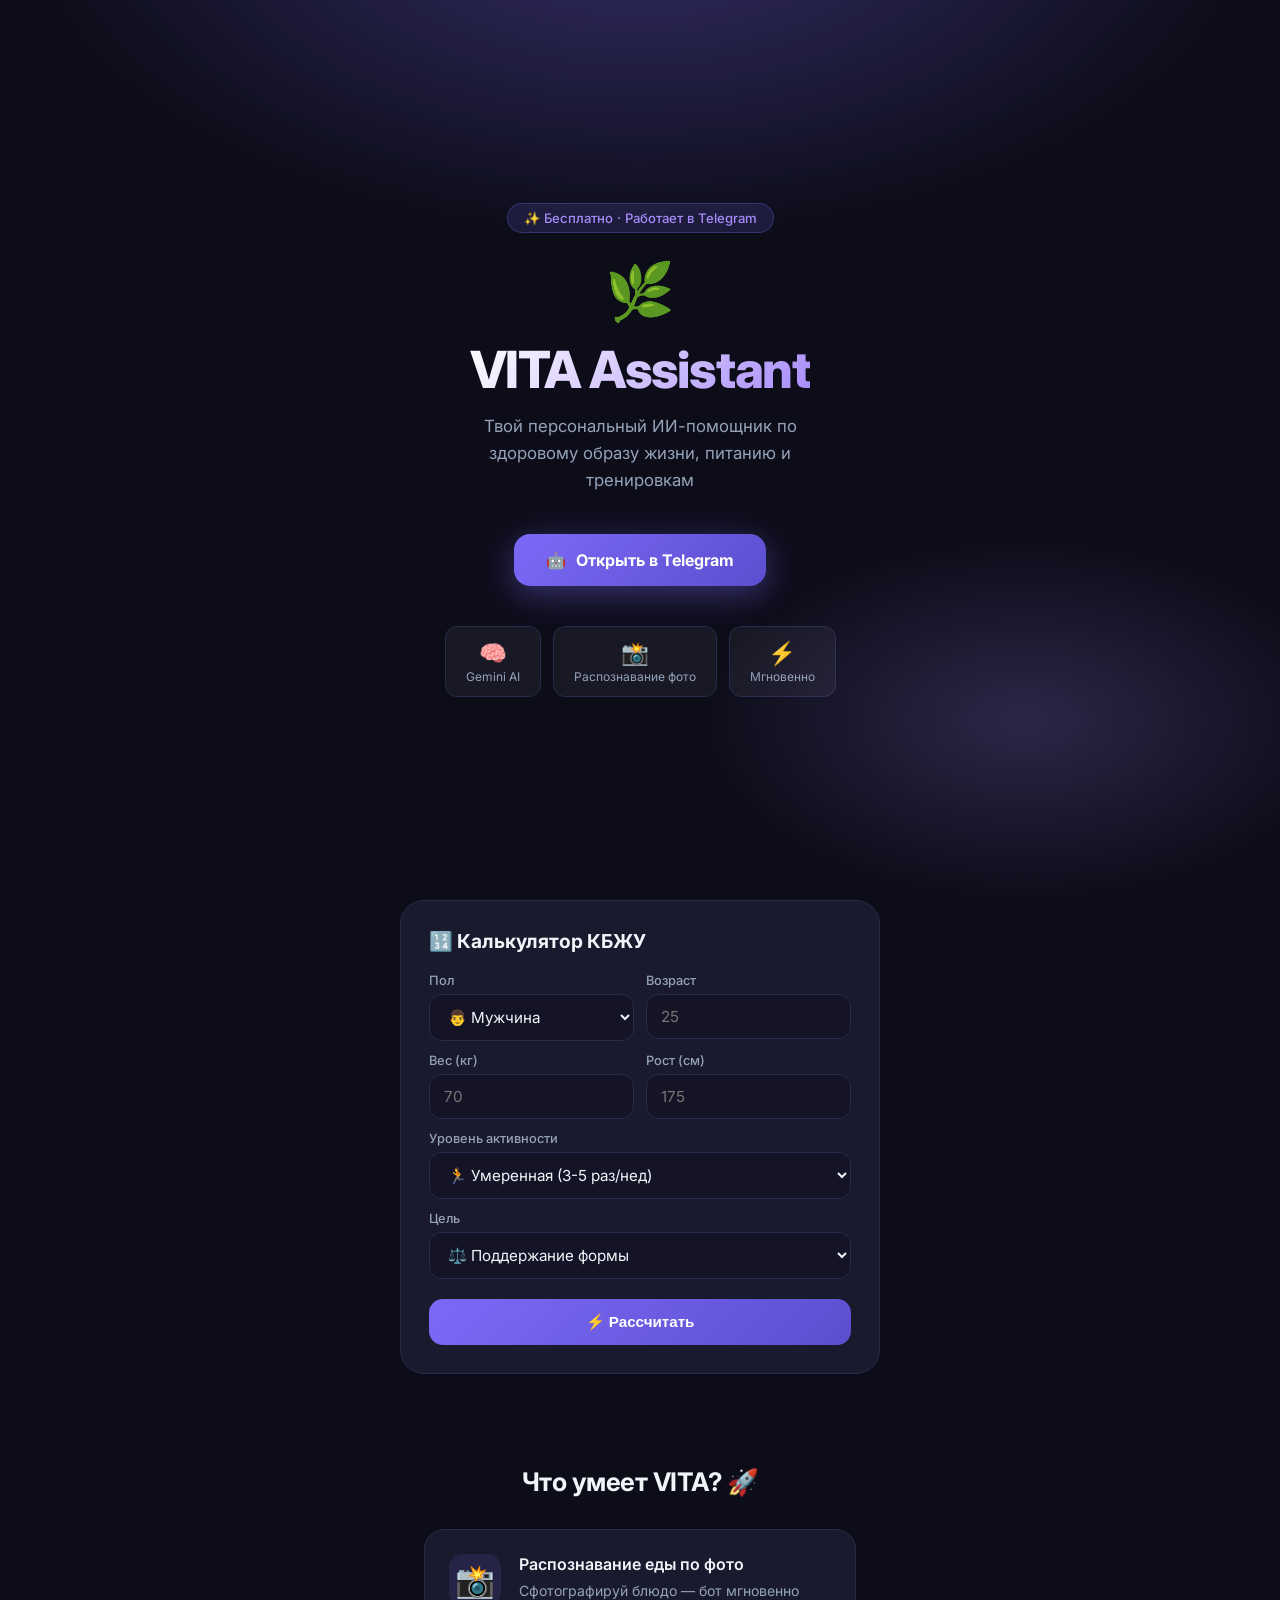
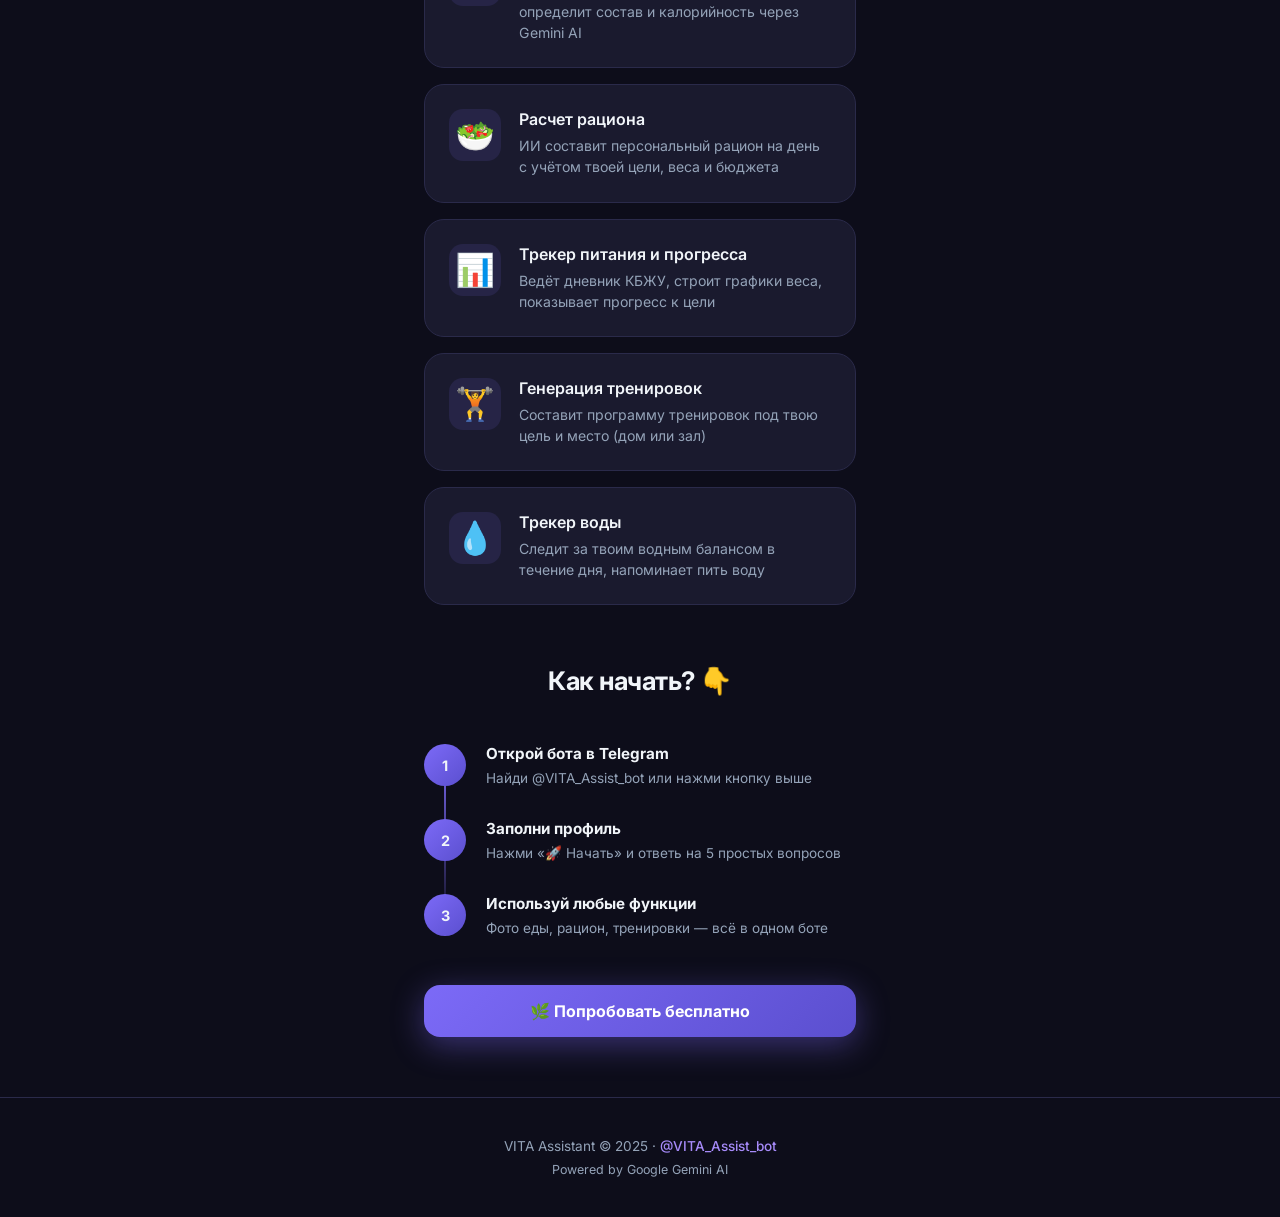
<file: webapp/index.html>
<!DOCTYPE html>
<html lang="ru">
<head>
  <meta charset="UTF-8" />
  <meta name="viewport" content="width=device-width, initial-scale=1.0, maximum-scale=1.0" />
  <title>VITA Assistant — Расчет рациона</title>
  <meta name="description" content="Персональный ИИ-помощник по здоровому образу жизни. Расчет КБЖУ, трекер питания и прогресс." />
  <script src="https://telegram.org/js/telegram-web-app.js"></script>
  <link rel="preconnect" href="https://fonts.googleapis.com" />
  <link href="https://fonts.googleapis.com/css2?family=Inter:wght@300;400;500;600;700;800&display=swap" rel="stylesheet" />
  <style>
    :root {
      --bg: #0d0d1a;
      --bg2: #141426;
      --card: #1a1a2e;
      --card2: #16213e;
      --accent: #7c6af7;
      --accent2: #a78bfa;
      --green: #22c55e;
      --red: #ef4444;
      --orange: #f59e0b;
      --text: #f1f5f9;
      --muted: #94a3b8;
      --border: #2a2a4a;
    }

    * { box-sizing: border-box; margin: 0; padding: 0; }

    body {
      font-family: 'Inter', sans-serif;
      background: var(--bg);
      color: var(--text);
      min-height: 100vh;
      overflow-x: hidden;
    }

    /* ── HERO ── */
    .hero {
      position: relative;
      min-height: 100vh;
      display: flex;
      flex-direction: column;
      align-items: center;
      justify-content: center;
      text-align: center;
      padding: 40px 24px;
      overflow: hidden;
    }

    .hero::before {
      content: '';
      position: absolute;
      inset: 0;
      background:
        radial-gradient(ellipse 80% 60% at 50% -10%, rgba(124,106,247,0.35) 0%, transparent 60%),
        radial-gradient(ellipse 50% 40% at 80% 80%, rgba(167,139,250,0.2) 0%, transparent 50%);
      pointer-events: none;
    }

    .logo {
      font-size: 56px;
      margin-bottom: 16px;
      animation: float 3s ease-in-out infinite;
    }

    @keyframes float {
      0%, 100% { transform: translateY(0); }
      50% { transform: translateY(-8px); }
    }

    .hero h1 {
      font-size: clamp(2rem, 8vw, 3.2rem);
      font-weight: 800;
      letter-spacing: -0.03em;
      line-height: 1.1;
      background: linear-gradient(135deg, #fff 0%, var(--accent2) 100%);
      -webkit-background-clip: text;
      -webkit-text-fill-color: transparent;
      background-clip: text;
      margin-bottom: 16px;
    }

    .hero p {
      font-size: 1.05rem;
      color: var(--muted);
      max-width: 360px;
      line-height: 1.6;
      margin-bottom: 40px;
    }

    .cta-btn {
      display: inline-flex;
      align-items: center;
      gap: 10px;
      background: linear-gradient(135deg, var(--accent) 0%, #5b4fcf 100%);
      color: white;
      font-weight: 700;
      font-size: 1rem;
      padding: 16px 32px;
      border-radius: 16px;
      text-decoration: none;
      transition: transform 0.2s, box-shadow 0.2s;
      box-shadow: 0 8px 32px rgba(124,106,247,0.4);
      border: none;
      cursor: pointer;
    }

    .cta-btn:hover, .cta-btn:active {
      transform: translateY(-2px);
      box-shadow: 0 12px 40px rgba(124,106,247,0.55);
    }

    .badge {
      display: inline-flex;
      align-items: center;
      gap: 6px;
      background: rgba(124,106,247,0.15);
      border: 1px solid rgba(124,106,247,0.3);
      border-radius: 100px;
      padding: 6px 16px;
      font-size: 0.82rem;
      color: var(--accent2);
      margin-bottom: 24px;
      font-weight: 500;
    }

    /* ── STATS ── */
    .stats {
      display: flex;
      gap: 12px;
      margin-top: 40px;
      flex-wrap: wrap;
      justify-content: center;
    }

    .stat {
      background: rgba(255,255,255,0.05);
      border: 1px solid var(--border);
      border-radius: 12px;
      padding: 12px 20px;
      text-align: center;
    }

    .stat-val { font-size: 1.4rem; font-weight: 700; color: var(--accent2); }
    .stat-label { font-size: 0.75rem; color: var(--muted); margin-top: 2px; }

    /* ── FEATURES ── */
    .section {
      padding: 60px 24px;
      max-width: 480px;
      margin: 0 auto;
    }

    .section-title {
      font-size: 1.6rem;
      font-weight: 700;
      text-align: center;
      margin-bottom: 32px;
      letter-spacing: -0.02em;
    }

    .features {
      display: flex;
      flex-direction: column;
      gap: 16px;
    }

    .feature-card {
      background: var(--card);
      border: 1px solid var(--border);
      border-radius: 20px;
      padding: 24px;
      display: flex;
      align-items: flex-start;
      gap: 18px;
      transition: transform 0.2s, border-color 0.2s;
      animation: slideUp 0.6s ease backwards;
    }

    .feature-card:hover {
      transform: translateY(-2px);
      border-color: rgba(124,106,247,0.4);
    }

    .feature-card:nth-child(1) { animation-delay: 0.1s; }
    .feature-card:nth-child(2) { animation-delay: 0.2s; }
    .feature-card:nth-child(3) { animation-delay: 0.3s; }
    .feature-card:nth-child(4) { animation-delay: 0.4s; }
    .feature-card:nth-child(5) { animation-delay: 0.5s; }

    @keyframes slideUp {
      from { opacity: 0; transform: translateY(20px); }
      to   { opacity: 1; transform: translateY(0); }
    }

    .feature-icon {
      font-size: 2rem;
      flex-shrink: 0;
      width: 52px;
      height: 52px;
      background: rgba(124,106,247,0.12);
      border-radius: 14px;
      display: flex;
      align-items: center;
      justify-content: center;
    }

    .feature-title {
      font-size: 1rem;
      font-weight: 600;
      margin-bottom: 6px;
    }

    .feature-desc {
      font-size: 0.88rem;
      color: var(--muted);
      line-height: 1.5;
    }

    /* ── CALCULATOR ── */
    .calc-section {
      background: var(--card);
      border: 1px solid var(--border);
      border-radius: 24px;
      padding: 28px;
      margin: 0 24px 32px;
      max-width: 480px;
      margin-left: auto;
      margin-right: auto;
    }

    .calc-title {
      font-size: 1.2rem;
      font-weight: 700;
      margin-bottom: 20px;
      display: flex;
      align-items: center;
      gap: 8px;
    }

    .form-row {
      display: grid;
      grid-template-columns: 1fr 1fr;
      gap: 12px;
      margin-bottom: 12px;
    }

    .form-group label {
      display: block;
      font-size: 0.8rem;
      color: var(--muted);
      margin-bottom: 6px;
      font-weight: 500;
    }

    .form-group input, .form-group select {
      width: 100%;
      background: var(--bg2);
      border: 1px solid var(--border);
      border-radius: 12px;
      padding: 12px 14px;
      color: var(--text);
      font-size: 0.95rem;
      font-family: 'Inter', sans-serif;
      outline: none;
      transition: border-color 0.2s;
    }

    .form-group input:focus, .form-group select:focus {
      border-color: var(--accent);
    }

    .form-group select option { background: var(--card); }

    .calc-btn {
      width: 100%;
      background: linear-gradient(135deg, var(--accent) 0%, #5b4fcf 100%);
      color: white;
      font-weight: 700;
      font-size: 0.95rem;
      padding: 14px;
      border-radius: 14px;
      border: none;
      cursor: pointer;
      margin-top: 8px;
      transition: opacity 0.2s, transform 0.2s;
    }

    .calc-btn:hover { opacity: 0.9; transform: scale(0.99); }

    .result-grid {
      display: grid;
      grid-template-columns: 1fr 1fr;
      gap: 10px;
      margin-top: 20px;
      display: none;
    }

    .result-card {
      background: var(--bg2);
      border-radius: 14px;
      padding: 14px;
      text-align: center;
      border: 1px solid var(--border);
    }

    .result-card.main {
      grid-column: 1 / -1;
      background: linear-gradient(135deg, rgba(124,106,247,0.15), rgba(124,106,247,0.05));
      border-color: rgba(124,106,247,0.3);
    }

    .result-val {
      font-size: 1.5rem;
      font-weight: 800;
      color: var(--accent2);
    }

    .result-card.main .result-val { font-size: 2rem; }
    .result-sub { font-size: 0.75rem; color: var(--muted); margin-top: 2px; }

    /* ── HOW IT WORKS ── */
    .steps {
      display: flex;
      flex-direction: column;
      gap: 0;
      position: relative;
    }

    .steps::before {
      content: '';
      position: absolute;
      left: 20px;
      top: 24px;
      bottom: 24px;
      width: 2px;
      background: linear-gradient(to bottom, var(--accent), transparent);
    }

    .step {
      display: flex;
      align-items: flex-start;
      gap: 20px;
      padding: 16px 0;
    }

    .step-num {
      width: 42px;
      height: 42px;
      background: linear-gradient(135deg, var(--accent), #5b4fcf);
      border-radius: 50%;
      display: flex;
      align-items: center;
      justify-content: center;
      font-weight: 700;
      font-size: 0.9rem;
      flex-shrink: 0;
      z-index: 1;
    }

    .step-text strong { display: block; font-size: 0.95rem; margin-bottom: 4px; }
    .step-text span { font-size: 0.85rem; color: var(--muted); }

    /* ── FOOTER ── */
    .footer {
      text-align: center;
      padding: 40px 24px;
      color: var(--muted);
      font-size: 0.85rem;
      border-top: 1px solid var(--border);
    }

    .footer a {
      color: var(--accent2);
      text-decoration: none;
      font-weight: 500;
    }

    /* ── SCROLLBAR ── */
    ::-webkit-scrollbar { width: 6px; }
    ::-webkit-scrollbar-track { background: var(--bg); }
    ::-webkit-scrollbar-thumb { background: var(--border); border-radius: 3px; }
  </style>
</head>
<body>

<!-- HERO -->
<section class="hero">
  <div class="badge">✨ Бесплатно · Работает в Telegram</div>
  <div class="logo">🌿</div>
  <h1>VITA Assistant</h1>
  <p>Твой персональный ИИ-помощник по здоровому образу жизни, питанию и тренировкам</p>
  <a class="cta-btn" href="https://t.me/VITA_Assist_bot" target="_blank">
    <span>🤖</span> Открыть в Telegram
  </a>
  <div class="stats">
    <div class="stat">
      <div class="stat-val">🧠</div>
      <div class="stat-label">Gemini AI</div>
    </div>
    <div class="stat">
      <div class="stat-val">📸</div>
      <div class="stat-label">Распознавание фото</div>
    </div>
    <div class="stat">
      <div class="stat-val">⚡</div>
      <div class="stat-label">Мгновенно</div>
    </div>
  </div>
</section>

<!-- CALCULATOR -->
<div class="calc-section">
  <div class="calc-title">🔢 Калькулятор КБЖУ</div>
  <div class="form-row">
    <div class="form-group">
      <label>Пол</label>
      <select id="gender">
        <option value="male">👨 Мужчина</option>
        <option value="female">👩 Женщина</option>
      </select>
    </div>
    <div class="form-group">
      <label>Возраст</label>
      <input type="number" id="age" placeholder="25" min="10" max="100" />
    </div>
  </div>
  <div class="form-row">
    <div class="form-group">
      <label>Вес (кг)</label>
      <input type="number" id="weight" placeholder="70" min="30" max="300" />
    </div>
    <div class="form-group">
      <label>Рост (см)</label>
      <input type="number" id="height" placeholder="175" min="100" max="250" />
    </div>
  </div>
  <div class="form-group" style="margin-bottom:12px">
    <label>Уровень активности</label>
    <select id="activity">
      <option value="1.2">🛋 Сидячий образ жизни</option>
      <option value="1.375">🚶 Лёгкая активность (1-3 раза/нед)</option>
      <option value="1.55" selected>🏃 Умеренная (3-5 раз/нед)</option>
      <option value="1.725">💪 Высокая (6-7 раз/нед)</option>
      <option value="1.9">🔥 Атлет / физ. труд</option>
    </select>
  </div>
  <div class="form-group" style="margin-bottom:12px">
    <label>Цель</label>
    <select id="goal">
      <option value="-500">🔥 Похудение (-500 ккал)</option>
      <option value="0" selected>⚖️ Поддержание формы</option>
      <option value="300">💪 Набор массы (+300 ккал)</option>
    </select>
  </div>
  <button class="calc-btn" onclick="calculate()">⚡ Рассчитать</button>

  <div class="result-grid" id="results">
    <div class="result-card main">
      <div class="result-val" id="res-cal">—</div>
      <div class="result-sub">ккал в день</div>
    </div>
    <div class="result-card">
      <div class="result-val" id="res-protein" style="color:#22c55e">—</div>
      <div class="result-sub">🥩 Белки (г)</div>
    </div>
    <div class="result-card">
      <div class="result-val" id="res-fat" style="color:#f59e0b">—</div>
      <div class="result-sub">🥑 Жиры (г)</div>
    </div>
    <div class="result-card" style="grid-column: 1 / -1">
      <div class="result-val" id="res-carbs" style="color:#818cf8">—</div>
      <div class="result-sub">🍞 Углеводы (г)</div>
    </div>
  </div>
</div>

<!-- FEATURES -->
<section class="section">
  <h2 class="section-title">Что умеет VITA? 🚀</h2>
  <div class="features">
    <div class="feature-card">
      <div class="feature-icon">📸</div>
      <div>
        <div class="feature-title">Распознавание еды по фото</div>
        <div class="feature-desc">Сфотографируй блюдо — бот мгновенно определит состав и калорийность через Gemini AI</div>
      </div>
    </div>
    <div class="feature-card">
      <div class="feature-icon">🥗</div>
      <div>
        <div class="feature-title">Расчет рациона</div>
        <div class="feature-desc">ИИ составит персональный рацион на день с учётом твоей цели, веса и бюджета</div>
      </div>
    </div>
    <div class="feature-card">
      <div class="feature-icon">📊</div>
      <div>
        <div class="feature-title">Трекер питания и прогресса</div>
        <div class="feature-desc">Ведёт дневник КБЖУ, строит графики веса, показывает прогресс к цели</div>
      </div>
    </div>
    <div class="feature-card">
      <div class="feature-icon">🏋️</div>
      <div>
        <div class="feature-title">Генерация тренировок</div>
        <div class="feature-desc">Составит программу тренировок под твою цель и место (дом или зал)</div>
      </div>
    </div>
    <div class="feature-card">
      <div class="feature-icon">💧</div>
      <div>
        <div class="feature-title">Трекер воды</div>
        <div class="feature-desc">Следит за твоим водным балансом в течение дня, напоминает пить воду</div>
      </div>
    </div>
  </div>
</section>

<!-- HOW IT WORKS -->
<section class="section" style="padding-top: 0">
  <h2 class="section-title">Как начать? 👇</h2>
  <div class="steps">
    <div class="step">
      <div class="step-num">1</div>
      <div class="step-text">
        <strong>Открой бота в Telegram</strong>
        <span>Найди @VITA_Assist_bot или нажми кнопку выше</span>
      </div>
    </div>
    <div class="step">
      <div class="step-num">2</div>
      <div class="step-text">
        <strong>Заполни профиль</strong>
        <span>Нажми «🚀 Начать» и ответь на 5 простых вопросов</span>
      </div>
    </div>
    <div class="step">
      <div class="step-num">3</div>
      <div class="step-text">
        <strong>Используй любые функции</strong>
        <span>Фото еды, рацион, тренировки — всё в одном боте</span>
      </div>
    </div>
  </div>

  <a class="cta-btn" href="https://t.me/VITA_Assist_bot" target="_blank" style="width:100%; justify-content: center; margin-top: 32px; display: flex">
    🌿 Попробовать бесплатно
  </a>
</section>

<footer class="footer">
  <p>VITA Assistant © 2025 · <a href="https://t.me/VITA_Assist_bot">@VITA_Assist_bot</a></p>
  <p style="margin-top: 8px; font-size: 0.78rem">Powered by Google Gemini AI</p>
</footer>

<script>
  // Инициализация Telegram Web App
  if (window.Telegram && window.Telegram.WebApp) {
    const tg = window.Telegram.WebApp;
    tg.expand();
    tg.setHeaderColor('#0d0d1a');
    tg.setBackgroundColor('#0d0d1a');
  }

  function calculate() {
    const gender   = document.getElementById('gender').value;
    const age      = parseFloat(document.getElementById('age').value);
    const weight   = parseFloat(document.getElementById('weight').value);
    const height   = parseFloat(document.getElementById('height').value);
    const activity = parseFloat(document.getElementById('activity').value);
    const goalDiff = parseFloat(document.getElementById('goal').value);

    if (!age || !weight || !height) {
      alert('Заполни все поля!');
      return;
    }

    // Harris-Benedict BMR
    let bmr;
    if (gender === 'male') {
      bmr = 10 * weight + 6.25 * height - 5 * age + 5;
    } else {
      bmr = 10 * weight + 6.25 * height - 5 * age - 161;
    }

    const tdee     = bmr * activity;
    const calories = Math.round(tdee + goalDiff);
    const protein  = Math.round(weight * 2);
    const fat      = Math.round(weight * 1);
    const carbs    = Math.round((calories - protein * 4 - fat * 9) / 4);

    document.getElementById('res-cal').textContent     = calories;
    document.getElementById('res-protein').textContent = protein;
    document.getElementById('res-fat').textContent     = Math.max(0, fat);
    document.getElementById('res-carbs').textContent   = Math.max(0, carbs);

    const results = document.getElementById('results');
    results.style.display = 'grid';
    results.scrollIntoView({ behavior: 'smooth', block: 'nearest' });

    // Если открыт в Telegram — показываем кнопку "Открыть бота"
    if (window.Telegram && window.Telegram.WebApp) {
      window.Telegram.WebApp.MainButton.setText('🤖 Открыть бота').show();
      window.Telegram.WebApp.MainButton.onClick(() => {
        window.Telegram.WebApp.close();
      });
    }
  }
</script>
</body>
</html>
</file>
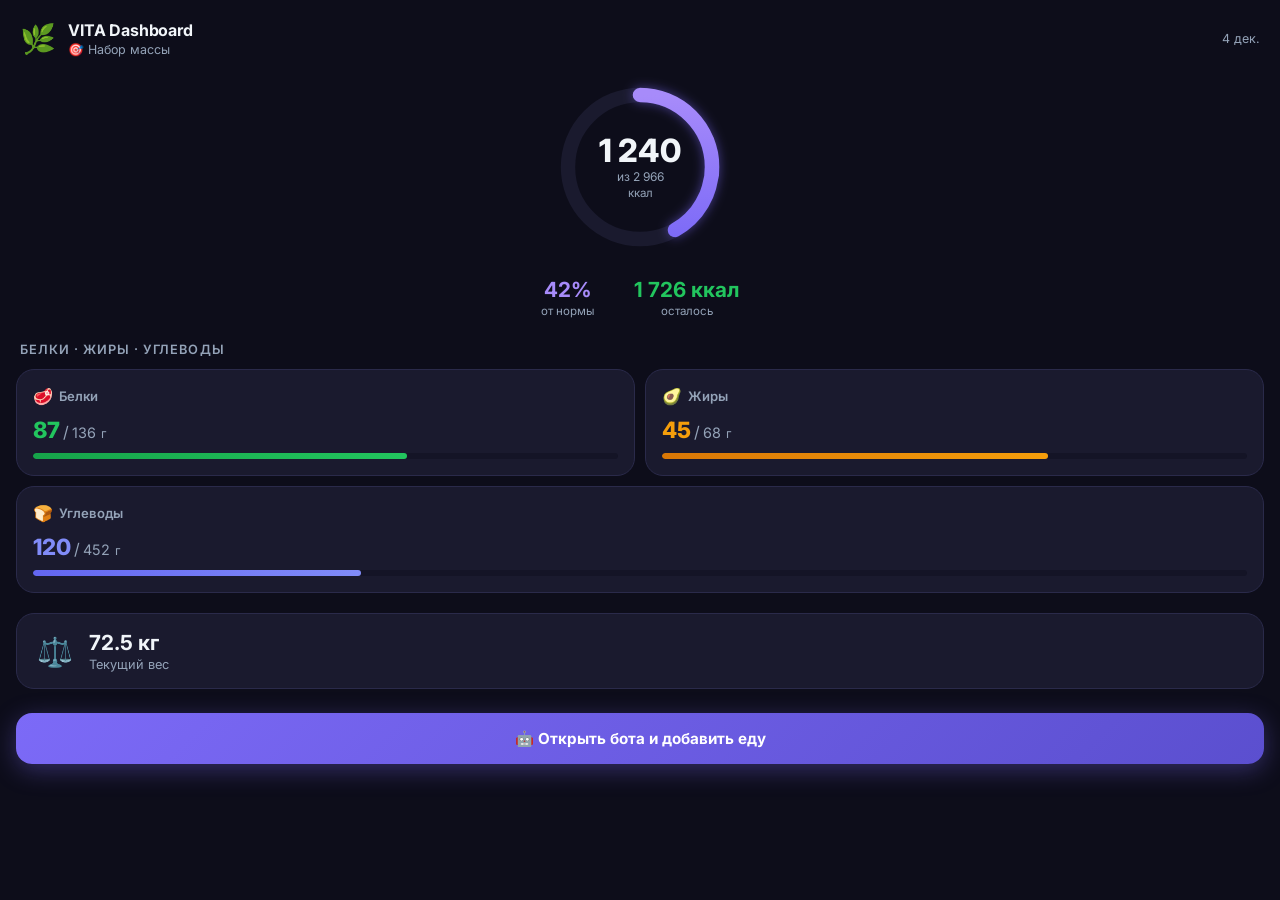
<file: webapp/miniapp/index.html>
<!DOCTYPE html>
<html lang="ru">
<head>
  <meta charset="UTF-8" />
  <meta name="viewport" content="width=device-width, initial-scale=1.0, maximum-scale=1.0, user-scalable=no" />
  <title>VITA Dashboard</title>
  <script src="https://telegram.org/js/telegram-web-app.js"></script>
  <link rel="preconnect" href="https://fonts.googleapis.com" />
  <link href="https://fonts.googleapis.com/css2?family=Inter:wght@300;400;500;600;700;800&display=swap" rel="stylesheet" />
  <link rel="stylesheet" href="style.css" />
</head>
<body>

  <!-- Loading -->
  <div id="loading" class="screen">
    <div class="loader-ring"></div>
    <p class="loader-text">Загружаем твой дашборд...</p>
  </div>

  <!-- Error -->
  <div id="error" class="screen hidden">
    <div class="error-icon">😕</div>
    <h2 class="error-title">Не удалось загрузить данные</h2>
    <p id="error-msg" class="error-msg"></p>
    <button class="retry-btn" onclick="loadData()">Повторить</button>
  </div>

  <!-- No profile -->
  <div id="no-profile" class="screen hidden">
    <div class="error-icon">🚀</div>
    <h2 class="error-title">Профиль не найден</h2>
    <p class="error-msg">Сначала настрой профиль в боте — нажми кнопку <strong>🚀 Начать</strong></p>
  </div>

  <!-- Dashboard -->
  <div id="dashboard" class="hidden">

    <!-- Header -->
    <header class="header">
      <div class="header-left">
        <span class="logo">🌿</span>
        <div>
          <div class="header-title">VITA Dashboard</div>
          <div id="header-goal" class="header-sub">Загрузка...</div>
        </div>
      </div>
      <div id="header-date" class="header-date"></div>
    </header>

    <!-- Calorie Ring -->
    <section class="ring-section">
      <div class="ring-wrapper">
        <svg class="ring-svg" viewBox="0 0 200 200">
          <circle class="ring-bg"   cx="100" cy="100" r="80" />
          <circle class="ring-fill" cx="100" cy="100" r="80" id="calRing" />
        </svg>
        <div class="ring-center">
          <div id="cal-current" class="ring-cal">0</div>
          <div class="ring-label">из <span id="cal-target">—</span></div>
          <div class="ring-unit">ккал</div>
        </div>
      </div>

      <div class="ring-stats">
        <div class="ring-stat">
          <div id="pct" class="ring-pct">0%</div>
          <div class="ring-stat-label">от нормы</div>
        </div>
        <div class="ring-stat">
          <div id="cal-left" class="ring-left">—</div>
          <div class="ring-stat-label">осталось</div>
        </div>
      </div>
    </section>

    <!-- Macros -->
    <section class="macros-section">
      <h2 class="section-title">Белки · Жиры · Углеводы</h2>
      <div class="macros-grid">

        <div class="macro-card" id="card-protein">
          <div class="macro-header">
            <span class="macro-icon">🥩</span>
            <span class="macro-name">Белки</span>
          </div>
          <div class="macro-vals">
            <span id="pro-cur" class="macro-cur">0</span>
            <span class="macro-sep">/</span>
            <span id="pro-tgt" class="macro-tgt">—</span>
            <span class="macro-unit">г</span>
          </div>
          <div class="macro-bar-wrap">
            <div class="macro-bar macro-bar--protein" id="bar-protein"></div>
          </div>
        </div>

        <div class="macro-card" id="card-fat">
          <div class="macro-header">
            <span class="macro-icon">🥑</span>
            <span class="macro-name">Жиры</span>
          </div>
          <div class="macro-vals">
            <span id="fat-cur" class="macro-cur">0</span>
            <span class="macro-sep">/</span>
            <span id="fat-tgt" class="macro-tgt">—</span>
            <span class="macro-unit">г</span>
          </div>
          <div class="macro-bar-wrap">
            <div class="macro-bar macro-bar--fat" id="bar-fat"></div>
          </div>
        </div>

        <div class="macro-card macro-card--wide" id="card-carbs">
          <div class="macro-header">
            <span class="macro-icon">🍞</span>
            <span class="macro-name">Углеводы</span>
          </div>
          <div class="macro-vals">
            <span id="car-cur" class="macro-cur">0</span>
            <span class="macro-sep">/</span>
            <span id="car-tgt" class="macro-tgt">—</span>
            <span class="macro-unit">г</span>
          </div>
          <div class="macro-bar-wrap">
            <div class="macro-bar macro-bar--carbs" id="bar-carbs"></div>
          </div>
        </div>

      </div>
    </section>

    <!-- Weight -->
    <section class="weight-section">
      <div class="weight-card">
        <span class="weight-icon">⚖️</span>
        <div>
          <div class="weight-val" id="weight-val">— кг</div>
          <div class="weight-label">Текущий вес</div>
        </div>
      </div>
    </section>

    <!-- CTA -->
    <section class="cta-section">
      <a href="https://t.me/VITA_Assist_bot" class="cta-btn">
        🤖 Открыть бота и добавить еду
      </a>
    </section>

  </div><!-- /dashboard -->

  <script src="script.js"></script>
</body>
</html>
</file>
<file: webapp/miniapp/style.css>
/* ── Root ── */
:root {
  --bg:        #0d0d1a;
  --bg2:       #141426;
  --card:      #1a1a2e;
  --border:    #2a2a4a;
  --accent:    #7c6af7;
  --accent2:   #a78bfa;
  --green:     #22c55e;
  --orange:    #f59e0b;
  --blue:      #60a5fa;
  --text:      #f1f5f9;
  --muted:     #94a3b8;
  --r-protein: #22c55e;
  --r-fat:     #f59e0b;
  --r-carbs:   #818cf8;
}

* { box-sizing: border-box; margin: 0; padding: 0; }

body {
  font-family: 'Inter', sans-serif;
  background: var(--bg);
  color: var(--text);
  min-height: 100vh;
  padding-bottom: 32px;
  -webkit-tap-highlight-color: transparent;
}

/* ── Screens ── */
.screen {
  display: flex;
  flex-direction: column;
  align-items: center;
  justify-content: center;
  min-height: 100vh;
  padding: 32px 24px;
  text-align: center;
  gap: 16px;
}

.hidden { display: none !important; }

/* ── Loader ── */
.loader-ring {
  width: 56px;
  height: 56px;
  border: 4px solid var(--border);
  border-top-color: var(--accent);
  border-radius: 50%;
  animation: spin 0.9s linear infinite;
}

@keyframes spin { to { transform: rotate(360deg); } }

.loader-text { color: var(--muted); font-size: 0.95rem; margin-top: 8px; }

/* ── Error ── */
.error-icon  { font-size: 3rem; }
.error-title { font-size: 1.2rem; font-weight: 700; }
.error-msg   { color: var(--muted); font-size: 0.9rem; line-height: 1.5; max-width: 280px; }

.retry-btn {
  background: var(--accent);
  color: white;
  border: none;
  border-radius: 12px;
  padding: 12px 28px;
  font-size: 0.95rem;
  font-weight: 600;
  font-family: 'Inter', sans-serif;
  cursor: pointer;
  transition: opacity 0.2s;
  margin-top: 8px;
}
.retry-btn:hover { opacity: 0.85; }

/* ── Header ── */
.header {
  display: flex;
  align-items: center;
  justify-content: space-between;
  padding: 20px 20px 12px;
  gap: 12px;
}

.header-left {
  display: flex;
  align-items: center;
  gap: 12px;
}

.logo {
  font-size: 1.8rem;
  animation: float 3s ease-in-out infinite;
}
@keyframes float {
  0%, 100% { transform: translateY(0); }
  50%       { transform: translateY(-4px); }
}

.header-title {
  font-size: 1rem;
  font-weight: 700;
  letter-spacing: -0.01em;
}
.header-sub  { font-size: 0.78rem; color: var(--muted); margin-top: 2px; }
.header-date { font-size: 0.78rem; color: var(--muted); flex-shrink: 0; }

/* ── Calorie Ring ── */
.ring-section {
  display: flex;
  flex-direction: column;
  align-items: center;
  padding: 8px 20px 24px;
  gap: 20px;
}

.ring-wrapper {
  position: relative;
  width: 180px;
  height: 180px;
}

.ring-svg {
  width: 100%;
  height: 100%;
  transform: rotate(-90deg);
}

.ring-bg {
  fill: none;
  stroke: var(--card);
  stroke-width: 16;
}

.ring-fill {
  fill: none;
  stroke: url(#ringGrad);
  stroke-width: 16;
  stroke-linecap: round;
  stroke-dasharray: 502;   /* 2π × 80 */
  stroke-dashoffset: 502;
  transition: stroke-dashoffset 1.2s cubic-bezier(0.4, 0, 0.2, 1);
  filter: drop-shadow(0 0 6px rgba(124,106,247,0.5));
}

/* SVG gradient workaround — defined inline in script.js */

.ring-center {
  position: absolute;
  inset: 0;
  display: flex;
  flex-direction: column;
  align-items: center;
  justify-content: center;
  gap: 2px;
}

.ring-cal   { font-size: 2rem; font-weight: 800; line-height: 1; }
.ring-label { font-size: 0.75rem; color: var(--muted); }
.ring-unit  { font-size: 0.72rem; color: var(--muted); }

.ring-stats {
  display: flex;
  gap: 40px;
}

.ring-stat {
  text-align: center;
}

.ring-pct {
  font-size: 1.3rem;
  font-weight: 700;
  color: var(--accent2);
}

.ring-left {
  font-size: 1.3rem;
  font-weight: 700;
  color: var(--green);
}

.ring-stat-label {
  font-size: 0.72rem;
  color: var(--muted);
  margin-top: 2px;
}

/* ── Macros ── */
.macros-section {
  padding: 0 16px 20px;
}

.section-title {
  font-size: 0.8rem;
  font-weight: 600;
  color: var(--muted);
  text-transform: uppercase;
  letter-spacing: 0.08em;
  margin-bottom: 12px;
  padding-left: 4px;
}

.macros-grid {
  display: grid;
  grid-template-columns: 1fr 1fr;
  gap: 10px;
}

.macro-card {
  background: var(--card);
  border: 1px solid var(--border);
  border-radius: 18px;
  padding: 16px;
  transition: transform 0.2s;
  animation: slideUp 0.5s ease backwards;
}
.macro-card:nth-child(1) { animation-delay: 0.1s; }
.macro-card:nth-child(2) { animation-delay: 0.2s; }
.macro-card:nth-child(3) { animation-delay: 0.3s; }

.macro-card--wide { grid-column: 1 / -1; }

@keyframes slideUp {
  from { opacity: 0; transform: translateY(16px); }
  to   { opacity: 1; transform: translateY(0); }
}

.macro-header {
  display: flex;
  align-items: center;
  gap: 6px;
  margin-bottom: 10px;
}

.macro-icon { font-size: 1rem; }
.macro-name { font-size: 0.82rem; font-weight: 600; color: var(--muted); }

.macro-vals {
  display: flex;
  align-items: baseline;
  gap: 3px;
  margin-bottom: 10px;
}

.macro-cur  { font-size: 1.4rem; font-weight: 800; }
.macro-sep  { font-size: 1rem; color: var(--muted); }
.macro-tgt  { font-size: 0.9rem; color: var(--muted); }
.macro-unit { font-size: 0.78rem; color: var(--muted); margin-left: 2px; }

.macro-bar-wrap {
  background: var(--bg2);
  border-radius: 100px;
  height: 6px;
  overflow: hidden;
}

.macro-bar {
  height: 100%;
  border-radius: 100px;
  width: 0%;
  transition: width 1s cubic-bezier(0.4, 0, 0.2, 1);
}

.macro-bar--protein { background: linear-gradient(90deg, #16a34a, var(--r-protein)); }
.macro-bar--fat     { background: linear-gradient(90deg, #d97706, var(--r-fat)); }
.macro-bar--carbs   { background: linear-gradient(90deg, #6366f1, var(--r-carbs)); }

/* Цвета значений */
#card-protein .macro-cur { color: var(--r-protein); }
#card-fat .macro-cur     { color: var(--r-fat); }
#card-carbs .macro-cur   { color: var(--r-carbs); }

/* ── Weight ── */
.weight-section { padding: 0 16px 16px; }

.weight-card {
  background: var(--card);
  border: 1px solid var(--border);
  border-radius: 18px;
  padding: 16px 20px;
  display: flex;
  align-items: center;
  gap: 16px;
}

.weight-icon  { font-size: 1.8rem; }
.weight-val   { font-size: 1.3rem; font-weight: 700; }
.weight-label { font-size: 0.8rem; color: var(--muted); margin-top: 2px; }

/* ── CTA ── */
.cta-section { padding: 8px 16px 0; }

.cta-btn {
  display: flex;
  align-items: center;
  justify-content: center;
  gap: 8px;
  width: 100%;
  background: linear-gradient(135deg, var(--accent), #5b4fcf);
  color: white;
  text-decoration: none;
  font-weight: 700;
  font-size: 0.95rem;
  padding: 16px;
  border-radius: 16px;
  box-shadow: 0 6px 24px rgba(124,106,247,0.35);
  transition: transform 0.15s, box-shadow 0.15s;
}
.cta-btn:active {
  transform: scale(0.98);
  box-shadow: 0 4px 16px rgba(124,106,247,0.25);
}

/* ── Scrollbar ── */
::-webkit-scrollbar { width: 4px; }
::-webkit-scrollbar-track { background: transparent; }
::-webkit-scrollbar-thumb { background: var(--border); border-radius: 2px; }
</file>
